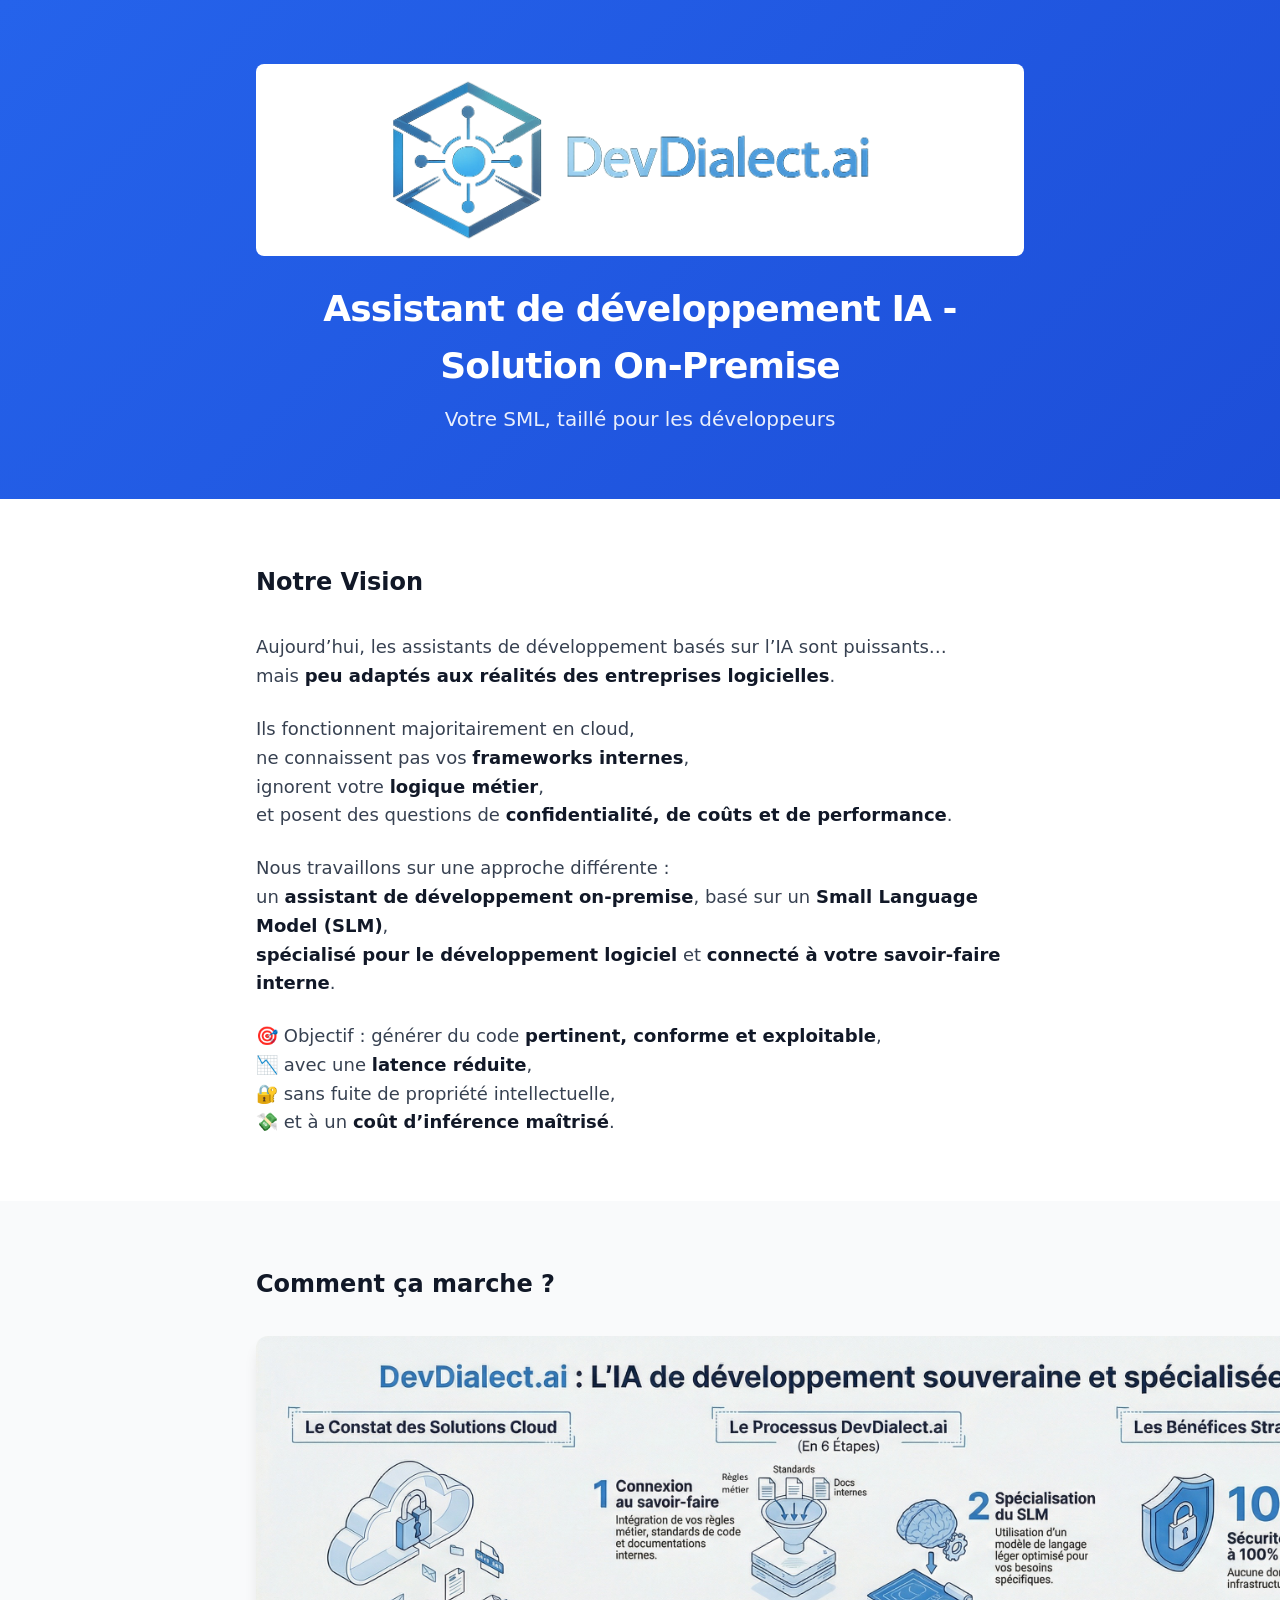
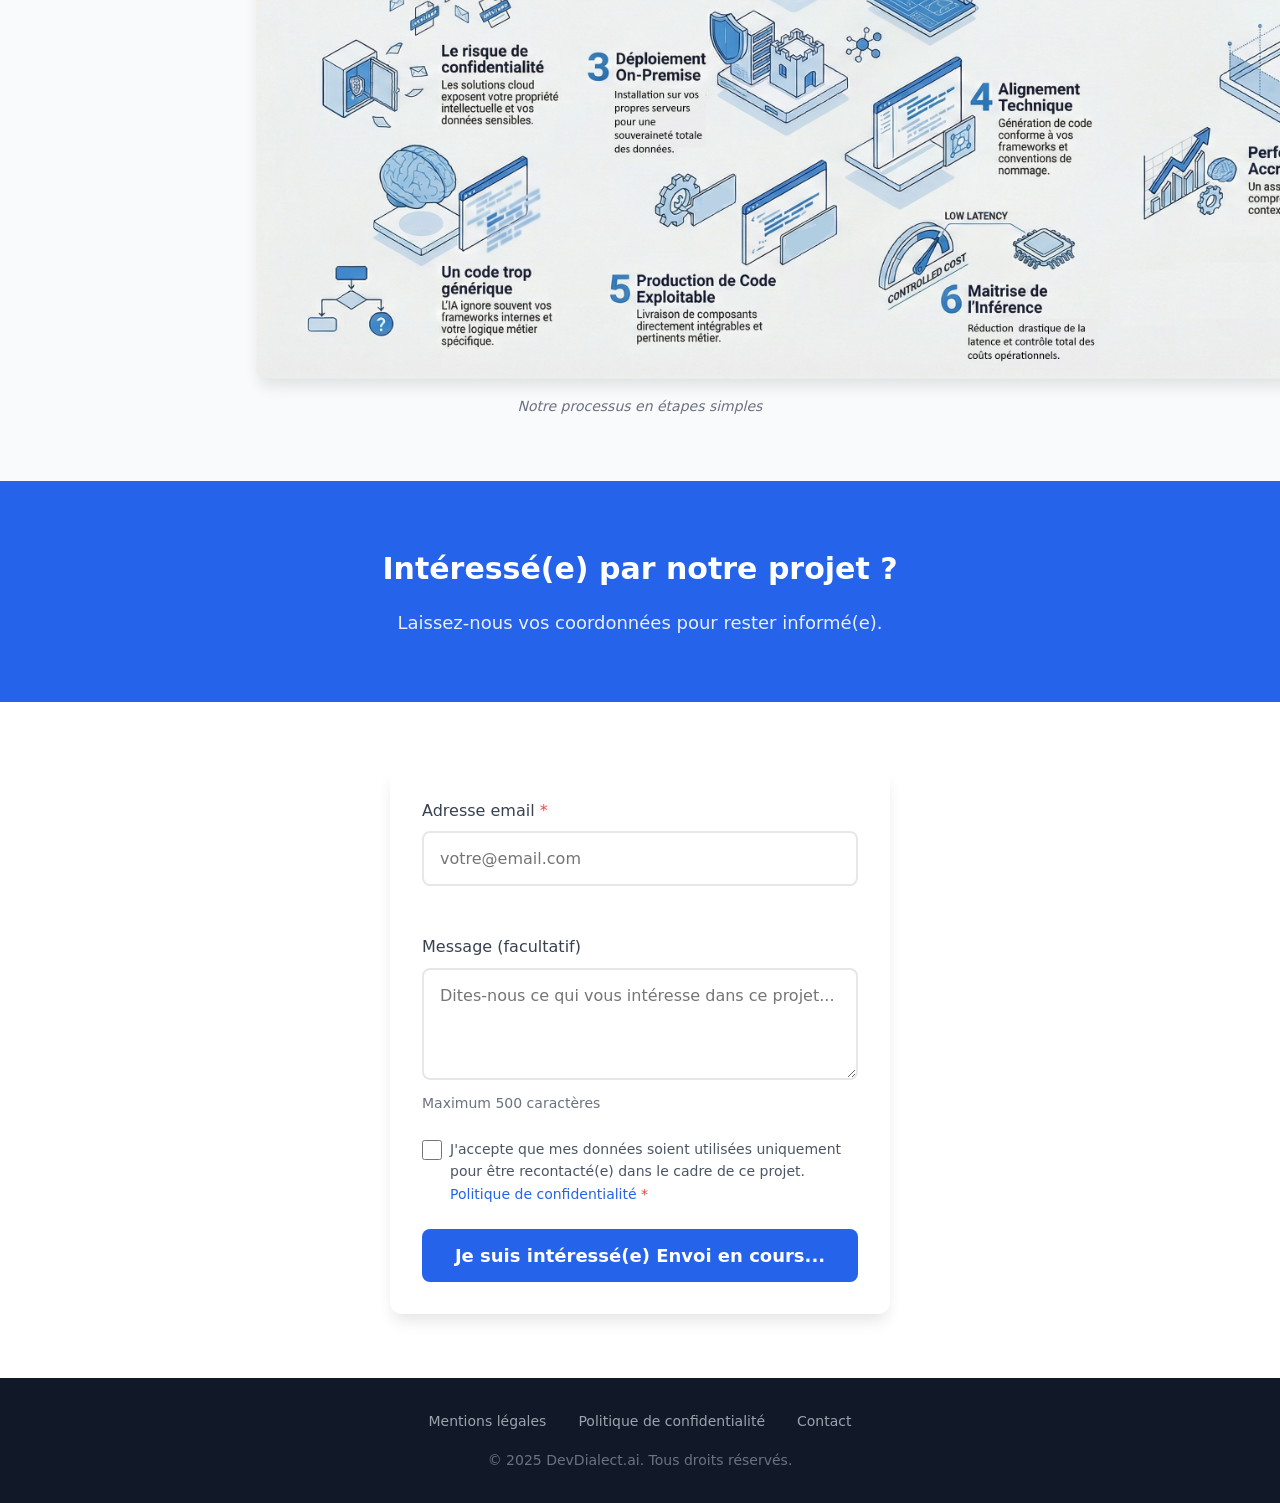
<file: index.html>
<!DOCTYPE html>
<html lang="fr">
<head>
    <meta charset="UTF-8">
    <meta name="viewport" content="width=device-width, initial-scale=1.0">
    <meta name="description" content="Découvrez notre projet innovant et rejoignez les premiers intéressés.">
    <title>DevDialect.ai - Landing Page</title>
    <link rel="stylesheet" href="styles.css">
    <!-- Pas de cookies marketing / tracking - Conforme RGPD -->
</head>
<body>
    <!-- ==================== HEADER ==================== -->
    <header class="header">
        <div class="container">
            <div class="header__logo">
                <img src="assets/logo.png" alt="Logo du projet" class="header__logo-img">
            </div>
            <h1 class="header__title">Assistant de développement IA - Solution On-Premise</h1>
            <p class="header__slogan">Votre SML, taillé pour les développeurs</p>
        </div>
    </header>

    <main>
        <!-- ==================== SECTION PITCH ==================== -->
        <section class="section section--pitch" id="pitch">
            <div class="container">
                <h2 class="section__title">Notre Vision</h2>
                <div class="pitch__content">
					<p>Aujourd’hui, les assistants de développement basés sur l’IA sont puissants…<br>
					mais <strong>peu adaptés aux réalités des entreprises logicielles</strong>.</p>

					<p>Ils fonctionnent majoritairement en cloud,<br>
					ne connaissent pas vos <strong>frameworks internes</strong>,<br>
					ignorent votre <strong>logique métier</strong>,<br>
					et posent des questions de <strong>confidentialité, de coûts et de performance</strong>.</p>

					<p>Nous travaillons sur une approche différente :<br>
					un <strong>assistant de développement on‑premise</strong>, basé sur un <strong>Small Language Model (SLM)</strong>,<br>
					<strong>spécialisé pour le développement logiciel</strong> et <strong>connecté à votre savoir‑faire interne</strong>.</p>

					<p>
						<span class="emoji">🎯</span> Objectif : générer du code <strong>pertinent, conforme et exploitable</strong>,<br>
						<span class="emoji">📉</span> avec une <strong>latence réduite</strong>,<br>
						<span class="emoji">🔐</span> sans fuite de propriété intellectuelle,<br>
						<span class="emoji">💸</span> et à un <strong>coût d’inférence maîtrisé</strong>.
					</p>

                </div>
            </div>
        </section>

        <!-- ==================== SECTION SCHÉMA ==================== -->
        <section class="section section--schema" id="schema">
            <div class="container">
                <h2 class="section__title">Comment ça marche ?</h2>
                <figure class="schema__figure">
                    <img 
                        src="assets/schema.jpg" 
                        alt="Schéma explicatif du fonctionnement du projet" 
                        class="schema__img"
                    >
                    <figcaption class="schema__caption">
                        Notre processus en étapes simples
                    </figcaption>
                </figure>
            </div>
        </section>

        <!-- ==================== SECTION CTA ==================== -->
        <section class="section section--cta" id="cta">
            <div class="container">
                <h2 class="cta__title">Intéressé(e) par notre projet ?</h2>
                <p class="cta__text">
                    Laissez-nous vos coordonnées pour rester informé(e).
                </p>
            </div>
        </section>

        <!-- ==================== SECTION FORMULAIRE ==================== -->
        <section class="section section--form" id="contact">
            <div class="container">
                <form id="contact-form" class="form" novalidate>
                    <!-- Honeypot anti-bot (champ invisible) -->
                    <div class="form__group form__group--honeypot" aria-hidden="true">
                        <label for="website" class="form__label">Website</label>
                        <input 
                            type="text" 
                            id="website" 
                            name="website" 
                            class="form__input form__input--honeypot"
                            tabindex="-1"
                            autocomplete="off"
                        >
                    </div>

                    <div class="form__group">
                        <label for="email" class="form__label">
                            Adresse email <span class="form__required">*</span>
                        </label>
                        <input 
                            type="email" 
                            id="email" 
                            name="email" 
                            class="form__input" 
                            placeholder="votre@email.com"
                            required
                            autocomplete="email"
                        >
                        <span class="form__error" id="email-error"></span>
                    </div>

                    <div class="form__group">
                        <label for="message" class="form__label">
                            Message (facultatif)
                        </label>
                        <textarea 
                            id="message" 
                            name="message" 
                            class="form__textarea" 
                            placeholder="Dites-nous ce qui vous intéresse dans ce projet..."
                            rows="4"
                            maxlength="500"
                        ></textarea>
                        <span class="form__hint">Maximum 500 caractères</span>
                    </div>

                    <div class="form__group form__group--checkbox">
                        <input 
                            type="checkbox" 
                            id="consent" 
                            name="consent" 
                            class="form__checkbox"
                            required
                        >
                        <label for="consent" class="form__label form__label--checkbox">
                            J'accepte que mes données soient utilisées uniquement pour être 
                            recontacté(e) dans le cadre de ce projet. 
                            <a href="privacy.html" target="_blank" rel="noopener">
                                Politique de confidentialité
                            </a>
                            <span class="form__required">*</span>
                        </label>
                        <span class="form__error" id="consent-error"></span>
                    </div>

                    <button type="submit" id="submit-btn" class="form__submit">
                        <span class="form__submit-text">Je suis intéressé(e)</span>
                        <span class="form__submit-loading" hidden>Envoi en cours...</span>
                    </button>

                    <!-- Message de confirmation -->
                    <div id="form-success" class="form__success" hidden>
                        <p>✅ Merci pour votre intérêt !</p>
                    </div>

                    <!-- Message d'erreur global -->
                    <div id="form-error" class="form__error-global" hidden>
                        <p>❌ Une erreur est survenue. Veuillez réessayer plus tard.</p>
                    </div>
                </form>
            </div>
        </section>
    </main>

    <!-- ==================== FOOTER ==================== -->
    <footer class="footer">
        <div class="container">
            <nav class="footer__nav">
                <a href="legal.html" class="footer__link">Mentions légales</a>
                <a href="privacy.html" class="footer__link">Politique de confidentialité</a>
                <a href="mailto:contact@devdialectai.fr" class="footer__link">Contact</a>
            </nav>
            <p class="footer__copyright">
                © 2025 DevDialect.ai. Tous droits réservés.
            </p>
        </div>
    </footer>

    <script src="script.js"></script>
</body>
</html>
</file>
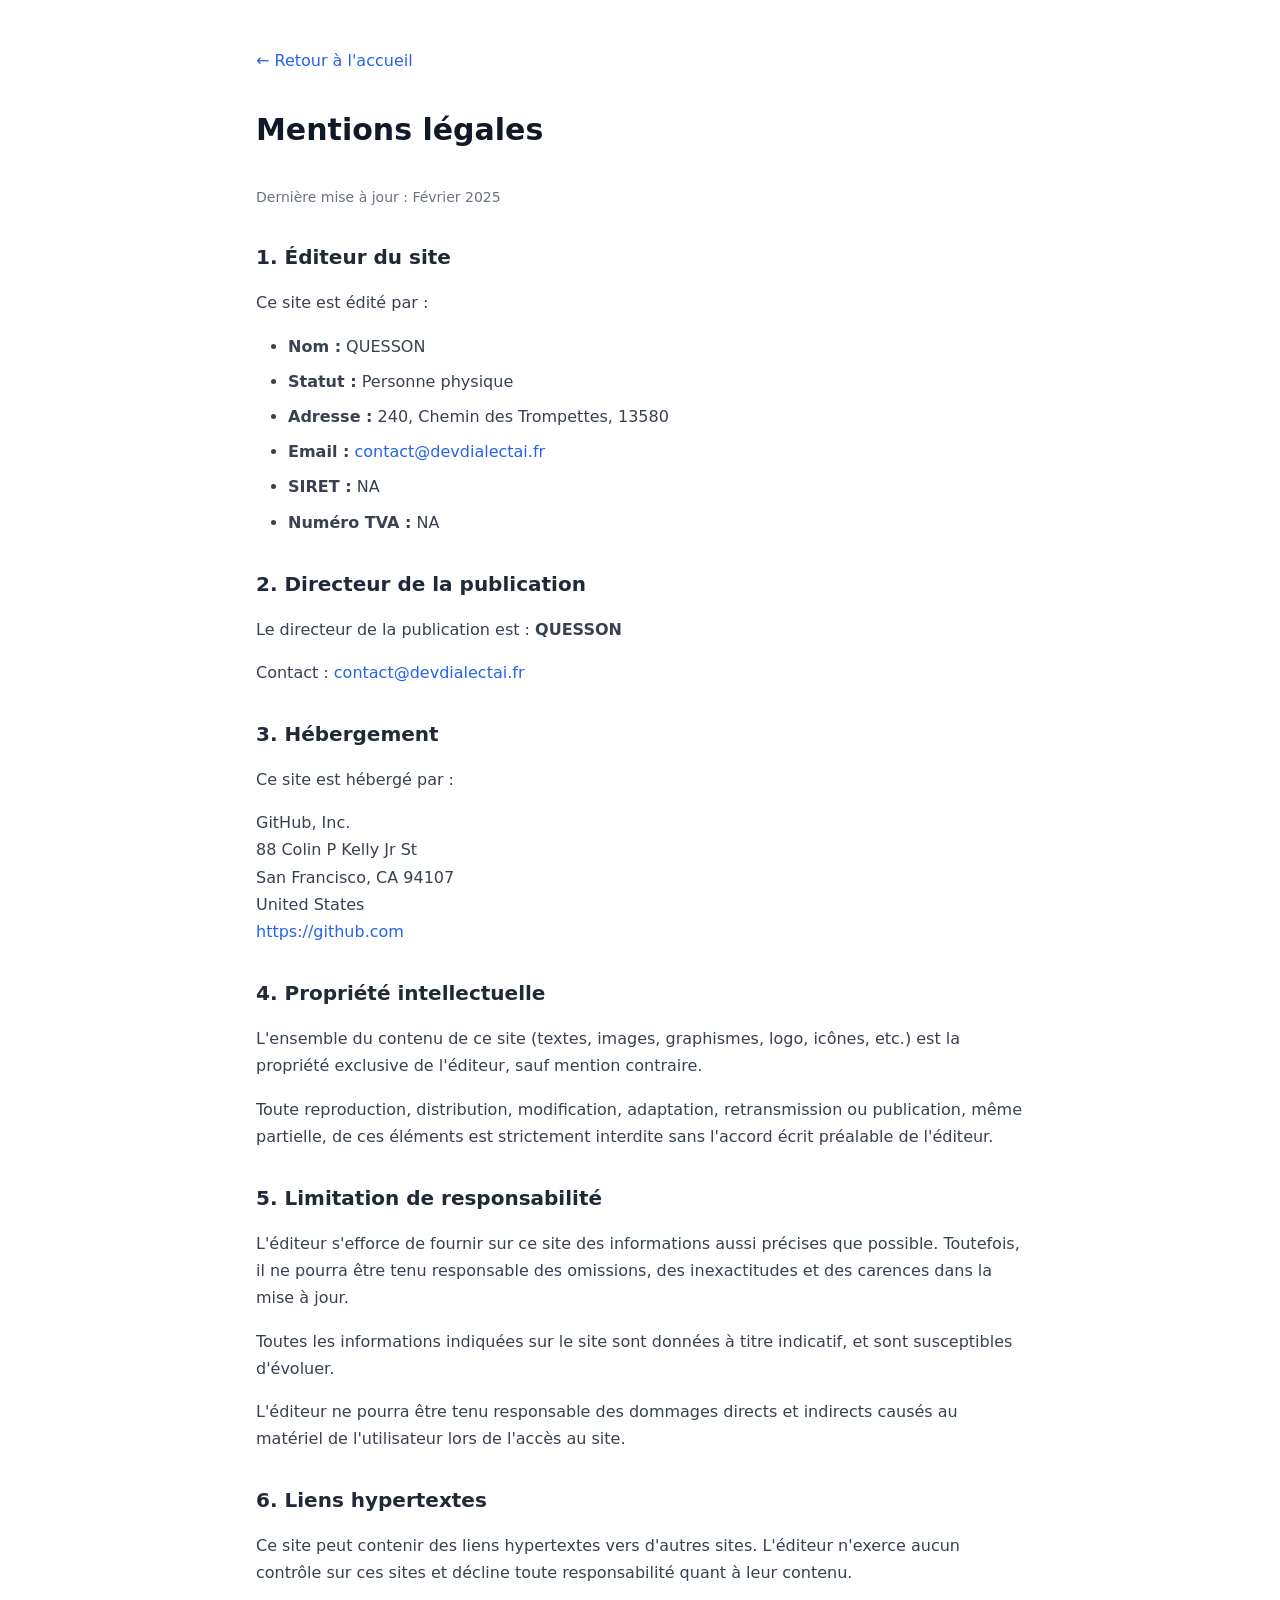
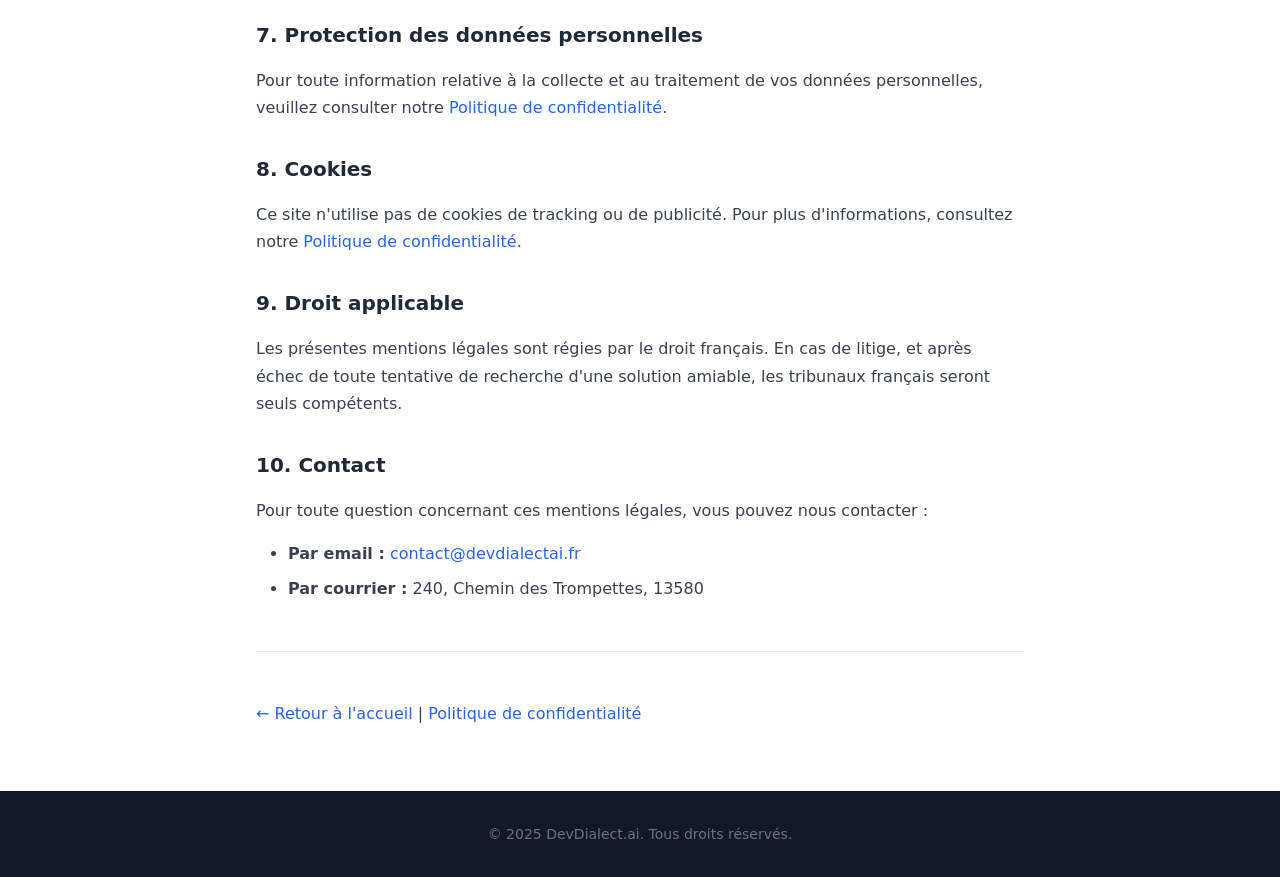
<file: legal.html>
<!DOCTYPE html>
<html lang="fr">
<head>
    <meta charset="UTF-8">
    <meta name="viewport" content="width=device-width, initial-scale=1.0">
    <meta name="description" content="Mentions légales du site">
    <title>DevDialect.ai - Mentions légales</title>
    <link rel="stylesheet" href="styles.css">
    <style>
        /* Styles spécifiques aux pages légales */
        .legal-page {
            padding: var(--spacing-2xl) var(--spacing-md);
            max-width: 800px;
            margin: 0 auto;
        }
        
        .legal-page h1 {
            font-size: var(--font-size-3xl);
            margin-bottom: var(--spacing-xl);
            color: var(--color-gray-900);
        }
        
        .legal-page h2 {
            font-size: var(--font-size-xl);
            margin-top: var(--spacing-xl);
            margin-bottom: var(--spacing-md);
            color: var(--color-gray-800);
        }
        
        .legal-page p,
        .legal-page li {
            color: var(--color-gray-700);
            margin-bottom: var(--spacing-md);
            line-height: 1.7;
        }
        
        .legal-page ul {
            padding-left: var(--spacing-xl);
            margin-bottom: var(--spacing-lg);
        }
        
        .legal-page li {
            margin-bottom: var(--spacing-sm);
        }
        
        .legal-page .back-link {
            display: inline-block;
            margin-bottom: var(--spacing-xl);
            font-weight: 500;
        }
        
        .legal-page .update-date {
            font-size: var(--font-size-sm);
            color: var(--color-gray-500);
            margin-bottom: var(--spacing-xl);
        }
    </style>
</head>
<body>
    <main class="legal-page">
        <a href="index.html" class="back-link">← Retour à l'accueil</a>
        
        <h1>Mentions légales</h1>
        <p class="update-date">Dernière mise à jour : Février 2025</p>

        <h2>1. Éditeur du site</h2>
        <p>
            Ce site est édité par :
        </p>
        <ul>
            <li><strong>Nom :</strong> QUESSON</li>
            <li><strong>Statut :</strong> Personne physique</li>
            <li><strong>Adresse :</strong> 240, Chemin des Trompettes, 13580</li>
            <li><strong>Email :</strong> <a href="mailto:contact@devdialectai.fr">contact@devdialectai.fr</a></li>
            <li><strong>SIRET :</strong> NA</li>
            <li><strong>Numéro TVA :</strong> NA</li>
        </ul>

        <h2>2. Directeur de la publication</h2>
        <p>
            Le directeur de la publication est : <strong>QUESSON</strong>
        </p>
        <p>
            Contact : <a href="mailto:contact@devdialectai.fr">contact@devdialectai.fr</a>
        </p>

        <h2>3. Hébergement</h2>
        <p>
            Ce site est hébergé par :
        </p>        
        <p>
            GitHub, Inc.<br>
            88 Colin P Kelly Jr St<br>
            San Francisco, CA 94107<br>
            United States<br>
            <a href="https://github.com" target="_blank" rel="noopener">https://github.com</a>
        </p>

        <h2>4. Propriété intellectuelle</h2>
        <p>
            L'ensemble du contenu de ce site (textes, images, graphismes, logo, icônes, etc.) 
            est la propriété exclusive de l'éditeur, sauf mention contraire.
        </p>
        <p>
            Toute reproduction, distribution, modification, adaptation, retransmission ou publication, 
            même partielle, de ces éléments est strictement interdite sans l'accord écrit préalable 
            de l'éditeur.
        </p>

        <h2>5. Limitation de responsabilité</h2>
        <p>
            L'éditeur s'efforce de fournir sur ce site des informations aussi précises que possible. 
            Toutefois, il ne pourra être tenu responsable des omissions, des inexactitudes 
            et des carences dans la mise à jour.
        </p>
        <p>
            Toutes les informations indiquées sur le site sont données à titre indicatif, 
            et sont susceptibles d'évoluer.
        </p>
        <p>
            L'éditeur ne pourra être tenu responsable des dommages directs et indirects 
            causés au matériel de l'utilisateur lors de l'accès au site.
        </p>

        <h2>6. Liens hypertextes</h2>
        <p>
            Ce site peut contenir des liens hypertextes vers d'autres sites. 
            L'éditeur n'exerce aucun contrôle sur ces sites et décline toute responsabilité 
            quant à leur contenu.
        </p>

        <h2>7. Protection des données personnelles</h2>
        <p>
            Pour toute information relative à la collecte et au traitement de vos données personnelles, 
            veuillez consulter notre <a href="privacy.html">Politique de confidentialité</a>.
        </p>

        <h2>8. Cookies</h2>
        <p>
            Ce site n'utilise pas de cookies de tracking ou de publicité. 
            Pour plus d'informations, consultez notre <a href="privacy.html">Politique de confidentialité</a>.
        </p>

        <h2>9. Droit applicable</h2>
        <p>
            Les présentes mentions légales sont régies par le droit français. 
            En cas de litige, et après échec de toute tentative de recherche d'une solution amiable, 
            les tribunaux français seront seuls compétents.
        </p>

        <h2>10. Contact</h2>
        <p>
            Pour toute question concernant ces mentions légales, vous pouvez nous contacter :
        </p>
        <ul>
            <li><strong>Par email :</strong> <a href="mailto:contact@devdialectai.fr">contact@devdialectai.fr</a></li>
            <li><strong>Par courrier :</strong> 240, Chemin des Trompettes, 13580</li>
        </ul>

        <hr style="margin: var(--spacing-2xl) 0; border: none; border-top: 1px solid var(--color-gray-200);">
        
        <p>
            <a href="index.html">← Retour à l'accueil</a> | 
            <a href="privacy.html">Politique de confidentialité</a>
        </p>
    </main>

    <footer class="footer">
        <div class="container">
            <p class="footer__copyright">
                © 2025 DevDialect.ai. Tous droits réservés.
            </p>
        </div>
    </footer>
</body>
</html>
</file>
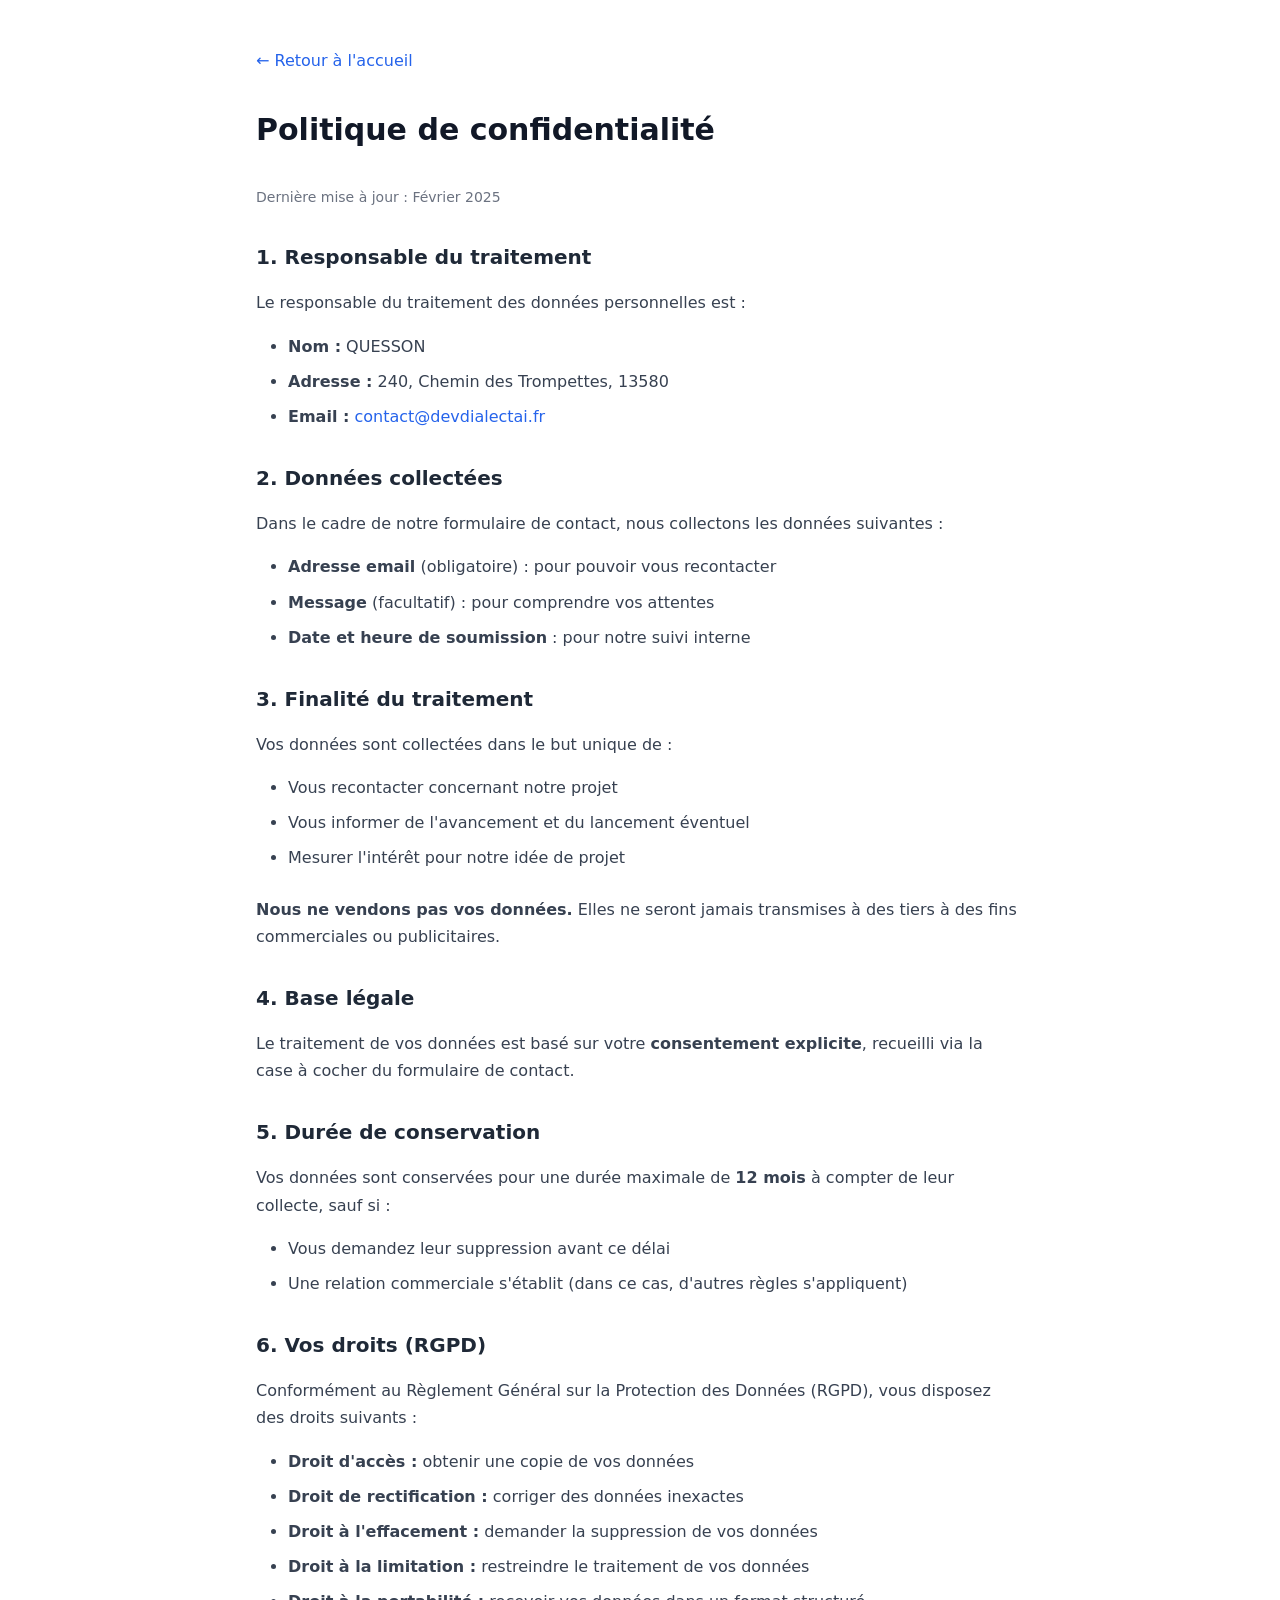
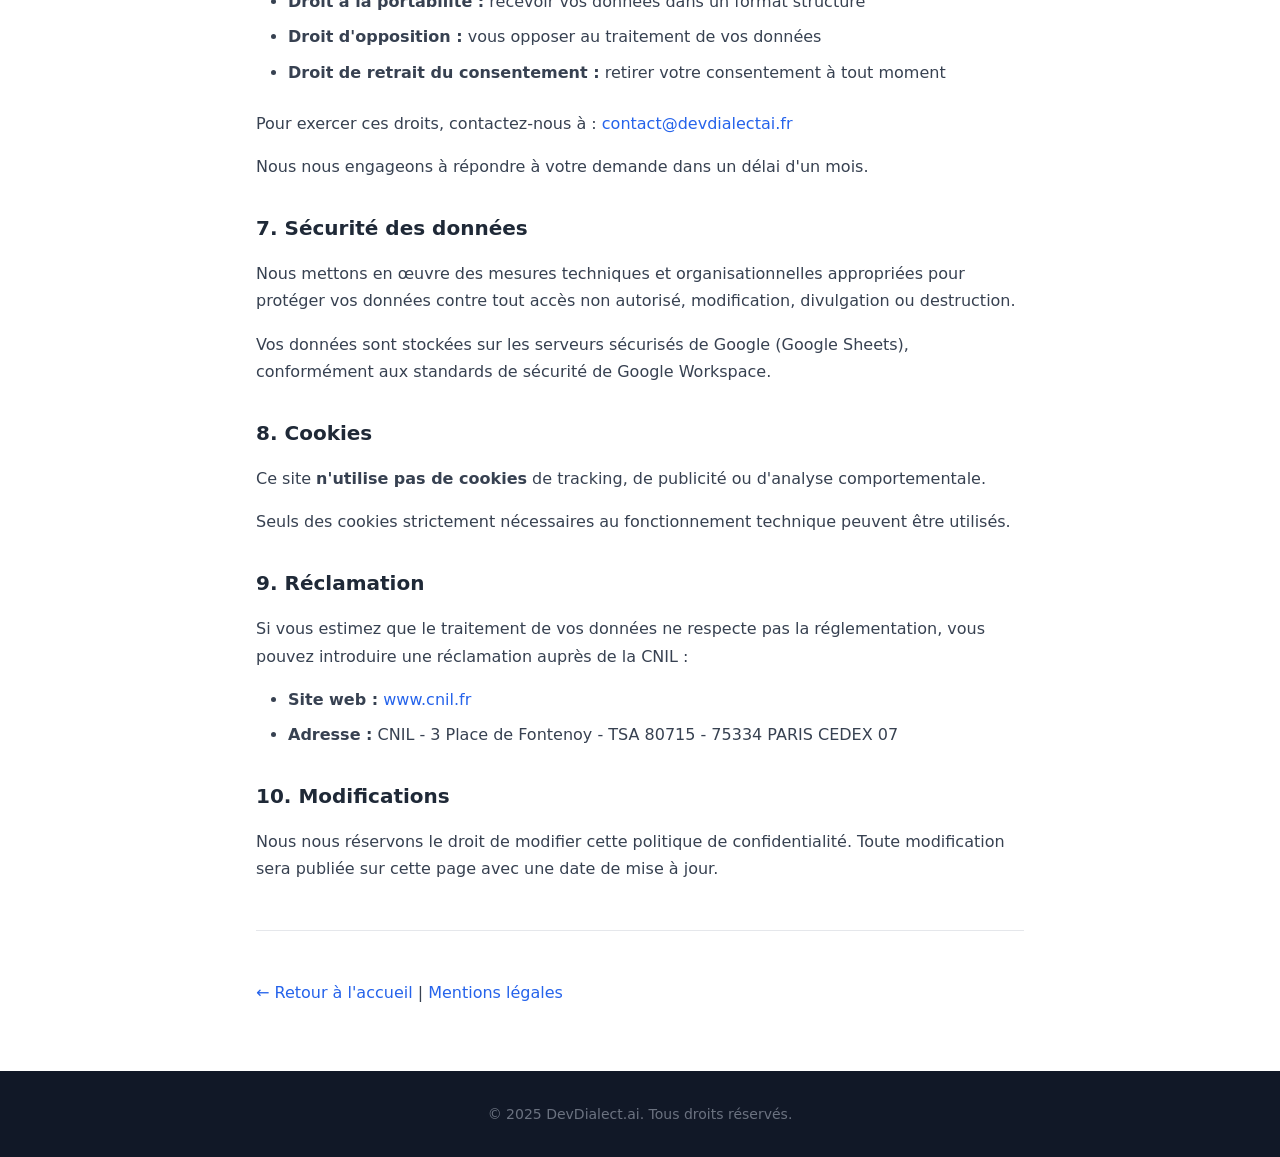
<file: privacy.html>
<!DOCTYPE html>
<html lang="fr">
<head>
    <meta charset="UTF-8">
    <meta name="viewport" content="width=device-width, initial-scale=1.0">
    <meta name="description" content="Politique de confidentialité - Protection de vos données personnelles">
    <title>DevDialect.ai - Politique de confidentialité</title>
    <link rel="stylesheet" href="styles.css">
    <style>
        /* Styles spécifiques aux pages légales */
        .legal-page {
            padding: var(--spacing-2xl) var(--spacing-md);
            max-width: 800px;
            margin: 0 auto;
        }
        
        .legal-page h1 {
            font-size: var(--font-size-3xl);
            margin-bottom: var(--spacing-xl);
            color: var(--color-gray-900);
        }
        
        .legal-page h2 {
            font-size: var(--font-size-xl);
            margin-top: var(--spacing-xl);
            margin-bottom: var(--spacing-md);
            color: var(--color-gray-800);
        }
        
        .legal-page p,
        .legal-page li {
            color: var(--color-gray-700);
            margin-bottom: var(--spacing-md);
            line-height: 1.7;
        }
        
        .legal-page ul {
            padding-left: var(--spacing-xl);
            margin-bottom: var(--spacing-lg);
        }
        
        .legal-page li {
            margin-bottom: var(--spacing-sm);
        }
        
        .legal-page .back-link {
            display: inline-block;
            margin-bottom: var(--spacing-xl);
            font-weight: 500;
        }
        
        .legal-page .update-date {
            font-size: var(--font-size-sm);
            color: var(--color-gray-500);
            margin-bottom: var(--spacing-xl);
        }
    </style>
</head>
<body>
    <main class="legal-page">
        <a href="index.html" class="back-link">← Retour à l'accueil</a>
        
        <h1>Politique de confidentialité</h1>
        <p class="update-date">Dernière mise à jour : Février 2025</p>

        <h2>1. Responsable du traitement</h2>
        <p>
            Le responsable du traitement des données personnelles est :
        </p>
        <ul>
            <li><strong>Nom :</strong> QUESSON</li>
            <li><strong>Adresse :</strong> 240, Chemin des Trompettes, 13580</li>
            <li><strong>Email :</strong> <a href="mailto:contact@devdialectai.fr">contact@devdialectai.fr</a></li>
        </ul>

        <h2>2. Données collectées</h2>
        <p>
            Dans le cadre de notre formulaire de contact, nous collectons les données suivantes :
        </p>
        <ul>
            <li><strong>Adresse email</strong> (obligatoire) : pour pouvoir vous recontacter</li>
            <li><strong>Message</strong> (facultatif) : pour comprendre vos attentes</li>
            <li><strong>Date et heure de soumission</strong> : pour notre suivi interne</li>
        </ul>

        <h2>3. Finalité du traitement</h2>
        <p>
            Vos données sont collectées dans le but unique de :
        </p>
        <ul>
            <li>Vous recontacter concernant notre projet</li>
            <li>Vous informer de l'avancement et du lancement éventuel</li>
            <li>Mesurer l'intérêt pour notre idée de projet</li>
        </ul>
        <p>
            <strong>Nous ne vendons pas vos données.</strong> Elles ne seront jamais transmises à des tiers 
            à des fins commerciales ou publicitaires.
        </p>

        <h2>4. Base légale</h2>
        <p>
            Le traitement de vos données est basé sur votre <strong>consentement explicite</strong>, 
            recueilli via la case à cocher du formulaire de contact.
        </p>

        <h2>5. Durée de conservation</h2>
        <p>
            Vos données sont conservées pour une durée maximale de <strong>12 mois</strong> 
            à compter de leur collecte, sauf si :
        </p>
        <ul>
            <li>Vous demandez leur suppression avant ce délai</li>
            <li>Une relation commerciale s'établit (dans ce cas, d'autres règles s'appliquent)</li>
        </ul>

        <h2>6. Vos droits (RGPD)</h2>
        <p>
            Conformément au Règlement Général sur la Protection des Données (RGPD), 
            vous disposez des droits suivants :
        </p>
        <ul>
            <li><strong>Droit d'accès :</strong> obtenir une copie de vos données</li>
            <li><strong>Droit de rectification :</strong> corriger des données inexactes</li>
            <li><strong>Droit à l'effacement :</strong> demander la suppression de vos données</li>
            <li><strong>Droit à la limitation :</strong> restreindre le traitement de vos données</li>
            <li><strong>Droit à la portabilité :</strong> recevoir vos données dans un format structuré</li>
            <li><strong>Droit d'opposition :</strong> vous opposer au traitement de vos données</li>
            <li><strong>Droit de retrait du consentement :</strong> retirer votre consentement à tout moment</li>
        </ul>
        <p>
            Pour exercer ces droits, contactez-nous à : 
            <a href="mailto:contact@devdialectai.fr">contact@devdialectai.fr</a></li>
        </p>
        <p>
            Nous nous engageons à répondre à votre demande dans un délai d'un mois.
        </p>

        <h2>7. Sécurité des données</h2>
        <p>
            Nous mettons en œuvre des mesures techniques et organisationnelles appropriées 
            pour protéger vos données contre tout accès non autorisé, modification, 
            divulgation ou destruction.
        </p>
        <p>
            Vos données sont stockées sur les serveurs sécurisés de Google (Google Sheets), 
            conformément aux standards de sécurité de Google Workspace.
        </p>

        <h2>8. Cookies</h2>
        <p>
            Ce site <strong>n'utilise pas de cookies</strong> de tracking, de publicité 
            ou d'analyse comportementale.
        </p>
        <p>
            Seuls des cookies strictement nécessaires au fonctionnement technique 
            peuvent être utilisés.
        </p>

        <h2>9. Réclamation</h2>
        <p>
            Si vous estimez que le traitement de vos données ne respecte pas la réglementation, 
            vous pouvez introduire une réclamation auprès de la CNIL :
        </p>
        <ul>
            <li><strong>Site web :</strong> <a href="https://www.cnil.fr" target="_blank" rel="noopener">www.cnil.fr</a></li>
            <li><strong>Adresse :</strong> CNIL - 3 Place de Fontenoy - TSA 80715 - 75334 PARIS CEDEX 07</li>
        </ul>

        <h2>10. Modifications</h2>
        <p>
            Nous nous réservons le droit de modifier cette politique de confidentialité. 
            Toute modification sera publiée sur cette page avec une date de mise à jour.
        </p>

        <hr style="margin: var(--spacing-2xl) 0; border: none; border-top: 1px solid var(--color-gray-200);">
        
        <p>
            <a href="index.html">← Retour à l'accueil</a> | 
            <a href="legal.html">Mentions légales</a>
        </p>
    </main>

    <footer class="footer">
        <div class="container">
            <p class="footer__copyright">
                © 2025 DevDialect.ai. Tous droits réservés.
            </p>
        </div>
    </footer>
</body>
</html>
</file>
<file: styles.css>
/**
 * @file styles.css
 * @description Styles pour la landing page de validation d'idée startup
 * @version 1.0
 * 
 * Structure :
 * 1. Variables CSS (couleurs, espacements, typographie)
 * 2. Reset et base
 * 3. Utilitaires
 * 4. Header
 * 5. Sections
 * 6. Formulaire
 * 7. Footer
 * 8. Responsive
 */

/* ==================== 1. VARIABLES CSS ==================== */
:root {
    /* Couleurs principales */
    --color-primary: #2563eb;
    --color-primary-dark: #1d4ed8;
    --color-primary-light: #3b82f6;
    
    /* Couleurs neutres */
    --color-white: #ffffff;
    --color-gray-50: #f9fafb;
    --color-gray-100: #f3f4f6;
    --color-gray-200: #e5e7eb;
    --color-gray-300: #d1d5db;
    --color-gray-400: #9ca3af;
    --color-gray-500: #6b7280;
    --color-gray-600: #4b5563;
    --color-gray-700: #374151;
    --color-gray-800: #1f2937;
    --color-gray-900: #111827;
    
    /* Couleurs sémantiques */
    --color-success: #10b981;
    --color-success-bg: #d1fae5;
    --color-error: #ef4444;
    --color-error-bg: #fee2e2;
    
    /* Typographie */
    --font-family: 'Segoe UI', system-ui, -apple-system, sans-serif;
    --font-size-sm: 0.875rem;
    --font-size-base: 1rem;
    --font-size-lg: 1.125rem;
    --font-size-xl: 1.25rem;
    --font-size-2xl: 1.5rem;
    --font-size-3xl: 1.875rem;
    --font-size-4xl: 2.25rem;
    
    /* Espacements */
    --spacing-xs: 0.25rem;
    --spacing-sm: 0.5rem;
    --spacing-md: 1rem;
    --spacing-lg: 1.5rem;
    --spacing-xl: 2rem;
    --spacing-2xl: 3rem;
    --spacing-3xl: 4rem;
    
    /* Autres */
    --border-radius: 0.5rem;
    --border-radius-lg: 0.75rem;
    --shadow-sm: 0 1px 2px 0 rgb(0 0 0 / 0.05);
    --shadow-md: 0 4px 6px -1px rgb(0 0 0 / 0.1);
    --shadow-lg: 0 10px 15px -3px rgb(0 0 0 / 0.1);
    --transition: 0.2s ease-in-out;
    --max-width: 800px;
}

/* ==================== 2. RESET ET BASE ==================== */
*,
*::before,
*::after {
    box-sizing: border-box;
    margin: 0;
    padding: 0;
}

html {
    scroll-behavior: smooth;
    font-size: 16px;
}

body {
    font-family: var(--font-family);
    font-size: var(--font-size-base);
    line-height: 1.6;
    color: var(--color-gray-800);
    background-color: var(--color-white);
    min-height: 100vh;
    display: flex;
    flex-direction: column;
}

main {
    flex: 1;
}

img {
    max-width: 100%;
    height: auto;
    display: block;
}

a {
    color: var(--color-primary);
    text-decoration: none;
    transition: color var(--transition);
}

a:hover {
    color: var(--color-primary-dark);
    text-decoration: underline;
}

/* ==================== 3. UTILITAIRES ==================== */
.container {
    width: 100%;
    max-width: var(--max-width);
    margin: 0 auto;
    padding: 0 var(--spacing-md);
}

.visually-hidden {
    position: absolute;
    width: 1px;
    height: 1px;
    padding: 0;
    margin: -1px;
    overflow: hidden;
    clip: rect(0, 0, 0, 0);
    white-space: nowrap;
    border: 0;
}

/* ==================== 4. HEADER ==================== */
.header {
    background: linear-gradient(135deg, var(--color-primary) 0%, var(--color-primary-dark) 100%);
    color: var(--color-white);
    padding: var(--spacing-3xl) var(--spacing-md);
    text-align: center;
}

.header__logo {
    margin-bottom: var(--spacing-lg);
}

.header__logo-img {
    margin: 0 auto;
    /* Placeholder si pas de logo */
    background-color: var(--color-white);
    border-radius: var(--border-radius);
    padding: var(--spacing-sm);
}

.header__title {
    font-size: var(--font-size-4xl);
    font-weight: 700;
    margin-bottom: var(--spacing-sm);
    letter-spacing: -0.025em;
}

.header__slogan {
    font-size: var(--font-size-xl);
    opacity: 0.9;
    font-weight: 400;
}

/* ==================== 5. SECTIONS ==================== */
.section {
    padding: var(--spacing-3xl) var(--spacing-md);
}

.section--pitch {
    background-color: var(--color-white);
}

.section--schema {
    background-color: var(--color-gray-50);
}

.section--cta {
    background-color: var(--color-primary);
    color: var(--color-white);
    text-align: center;
}

.section--form {
    background-color: var(--color-white);
    padding-bottom: var(--spacing-3xl);
}

.section__title {
    font-size: var(--font-size-2xl);
    font-weight: 600;
    margin-bottom: var(--spacing-xl);
    color: var(--color-gray-900);
}

.section--cta .section__title,
.cta__title {
    color: var(--color-white);
}

/* Section Pitch */
.pitch__content p {
    margin-bottom: var(--spacing-lg);
    font-size: var(--font-size-lg);
    color: var(--color-gray-700);
}

.pitch__content p:last-child {
    margin-bottom: 0;
}

.pitch__content strong {
    color: var(--color-gray-900);
}

/* Section Schéma */
.schema__figure {
    text-align: center;
}

.schema__img {
    max-width: 150%;
    border-radius: var(--border-radius-lg);
    box-shadow: var(--shadow-lg);
    margin: 0 auto;
    /* Placeholder */
    min-height: 200px;
    background-color: var(--color-gray-200);
    display: flex;
    align-items: center;
    justify-content: center;
}

.schema__caption {
    margin-top: var(--spacing-md);
    font-size: var(--font-size-sm);
    color: var(--color-gray-500);
    font-style: italic;
}

/* Section CTA */
.cta__title {
    font-size: var(--font-size-3xl);
    font-weight: 700;
    margin-bottom: var(--spacing-md);
}

.cta__text {
    font-size: var(--font-size-lg);
    opacity: 0.9;
    max-width: 600px;
    margin: 0 auto;
}

/* ==================== 6. FORMULAIRE ==================== */
.form {
    max-width: 500px;
    margin: 0 auto;
    background-color: var(--color-white);
    padding: var(--spacing-xl);
    border-radius: var(--border-radius-lg);
    box-shadow: var(--shadow-lg);
}

.form__group {
    margin-bottom: var(--spacing-lg);
}

.form__group:last-of-type {
    margin-bottom: var(--spacing-xl);
}

.form__label {
    display: block;
    font-weight: 500;
    margin-bottom: var(--spacing-sm);
    color: var(--color-gray-700);
}

.form__required {
    color: var(--color-error);
}

.form__input,
.form__textarea {
    width: 100%;
    padding: var(--spacing-md);
    font-size: var(--font-size-base);
    font-family: inherit;
    border: 2px solid var(--color-gray-200);
    border-radius: var(--border-radius);
    transition: border-color var(--transition), box-shadow var(--transition);
    background-color: var(--color-white);
}

.form__input:focus,
.form__textarea:focus {
    outline: none;
    border-color: var(--color-primary);
    box-shadow: 0 0 0 3px rgba(37, 99, 235, 0.1);
}

.form__input.form__input--error,
.form__textarea.form__textarea--error {
    border-color: var(--color-error);
}

.form__input.form__input--error:focus,
.form__textarea.form__textarea--error:focus {
    box-shadow: 0 0 0 3px rgba(239, 68, 68, 0.1);
}

.form__textarea {
    resize: vertical;
    min-height: 100px;
}

.form__error {
    display: block;
    margin-top: var(--spacing-xs);
    font-size: var(--font-size-sm);
    color: var(--color-error);
    min-height: 1.25rem;
}

/* Checkbox */
.form__group--checkbox {
    display: flex;
    flex-wrap: wrap;
    align-items: flex-start;
    gap: var(--spacing-sm);
}

.form__checkbox {
    width: 20px;
    height: 20px;
    margin-top: 2px;
    cursor: pointer;
    accent-color: var(--color-primary);
    flex-shrink: 0;
}

.form__label--checkbox {
    flex: 1;
    font-size: var(--font-size-sm);
    color: var(--color-gray-600);
    margin-bottom: 0;
    cursor: pointer;
}

.form__label--checkbox a {
    font-weight: 500;
}

/* Honeypot anti-bot (invisible) */
.form__group--honeypot {
    position: absolute;
    left: -9999px;
    top: -9999px;
    width: 1px;
    height: 1px;
    overflow: hidden;
    opacity: 0;
    pointer-events: none;
}

/* Hint pour le compteur de caractères */
.form__hint {
    display: block;
    margin-top: var(--spacing-xs);
    font-size: var(--font-size-sm);
    color: var(--color-gray-500);
}

/* Bouton submit */
.form__submit {
    width: 100%;
    padding: var(--spacing-md) var(--spacing-xl);
    font-size: var(--font-size-lg);
    font-weight: 600;
    font-family: inherit;
    color: var(--color-white);
    background-color: var(--color-primary);
    border: none;
    border-radius: var(--border-radius);
    cursor: pointer;
    transition: background-color var(--transition), transform var(--transition);
}

.form__submit:hover:not(:disabled) {
    background-color: var(--color-primary-dark);
}

.form__submit:active:not(:disabled) {
    transform: scale(0.98);
}

.form__submit:disabled {
    opacity: 0.7;
    cursor: not-allowed;
}

.form__submit-loading {
    display: inline-flex;
    align-items: center;
    gap: var(--spacing-sm);
}

/* Messages de succès/erreur */
.form__success,
.form__error-global {
    margin-top: var(--spacing-lg);
    padding: var(--spacing-md);
    border-radius: var(--border-radius);
    text-align: center;
    font-weight: 500;
}

.form__success {
    background-color: var(--color-success-bg);
    color: var(--color-success);
}

.form__error-global {
    background-color: var(--color-error-bg);
    color: var(--color-error);
}

/* ==================== 7. FOOTER ==================== */
.footer {
    background-color: var(--color-gray-900);
    color: var(--color-gray-400);
    padding: var(--spacing-xl) var(--spacing-md);
    text-align: center;
}

.footer__nav {
    display: flex;
    justify-content: center;
    flex-wrap: wrap;
    gap: var(--spacing-md) var(--spacing-xl);
    margin-bottom: var(--spacing-md);
}

.footer__link {
    color: var(--color-gray-400);
    font-size: var(--font-size-sm);
    transition: color var(--transition);
}

.footer__link:hover {
    color: var(--color-white);
    text-decoration: none;
}

.footer__copyright {
    font-size: var(--font-size-sm);
    color: var(--color-gray-500);
}

/* ==================== 8. RESPONSIVE ==================== */

/* Tablette */
@media (max-width: 768px) {
    :root {
        --font-size-4xl: 2rem;
        --font-size-3xl: 1.5rem;
        --font-size-2xl: 1.25rem;
    }
    
    .header {
        padding: var(--spacing-2xl) var(--spacing-md);
    }
    
    .section {
        padding: var(--spacing-2xl) var(--spacing-md);
    }
    
    .form {
        padding: var(--spacing-lg);
    }
}

/* Mobile */
@media (max-width: 480px) {
    :root {
        --font-size-4xl: 1.75rem;
        --font-size-3xl: 1.375rem;
        --font-size-2xl: 1.125rem;
        --font-size-lg: 1rem;
    }
    
    .header__logo-img {
        max-width: 80px;
        max-height: 60px;
    }
    
    .pitch__content p {
        font-size: var(--font-size-base);
    }
    
    .footer__nav {
        flex-direction: column;
        gap: var(--spacing-sm);
    }
}

/* Préférence de mouvement réduit */
@media (prefers-reduced-motion: reduce) {
    *,
    *::before,
    *::after {
        animation-duration: 0.01ms !important;
        animation-iteration-count: 1 !important;
        transition-duration: 0.01ms !important;
    }
    
    html {
        scroll-behavior: auto;
    }
}

/* Mode sombre (optionnel - respect des préférences système) */
@media (prefers-color-scheme: dark) {
    /* Désactivé par défaut - décommenter si souhaité
    :root {
        --color-white: #1f2937;
        --color-gray-50: #111827;
        --color-gray-100: #1f2937;
        --color-gray-700: #d1d5db;
        --color-gray-800: #e5e7eb;
        --color-gray-900: #f9fafb;
    }
    */
}
</file>
